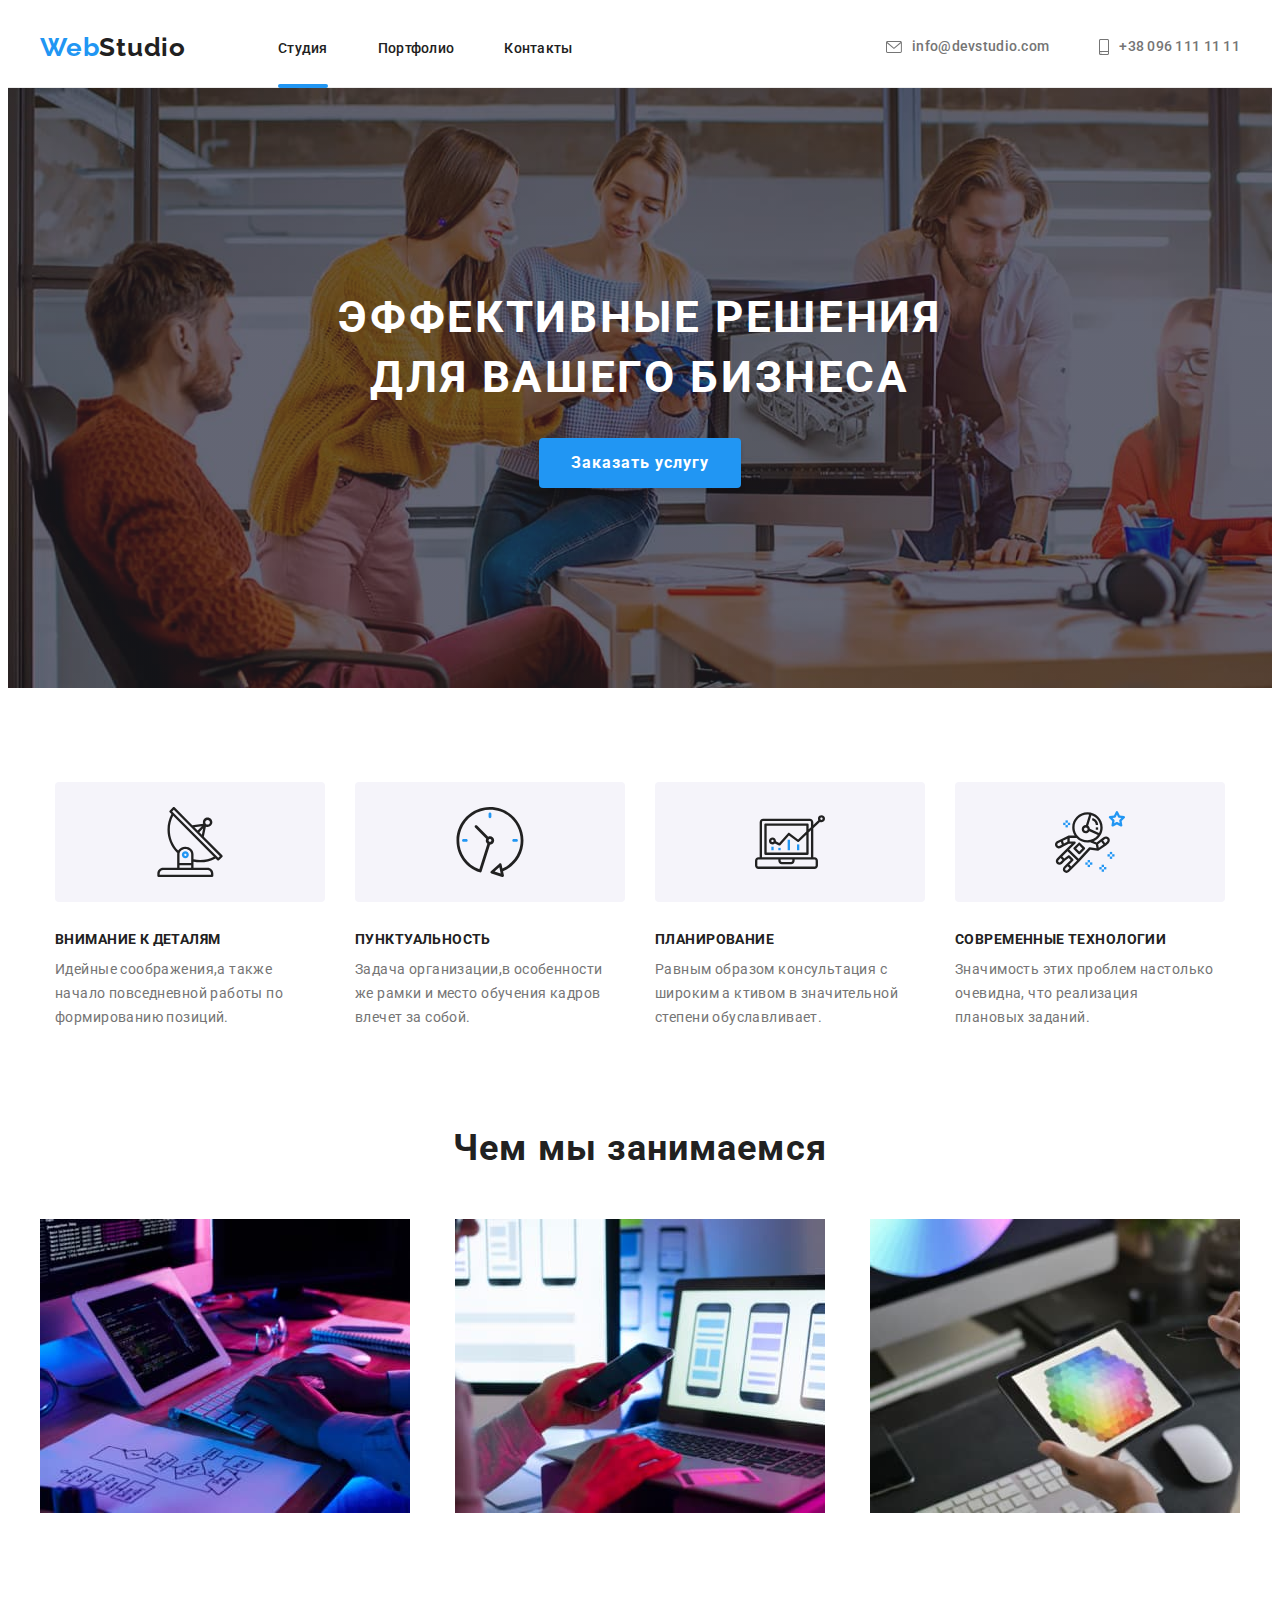
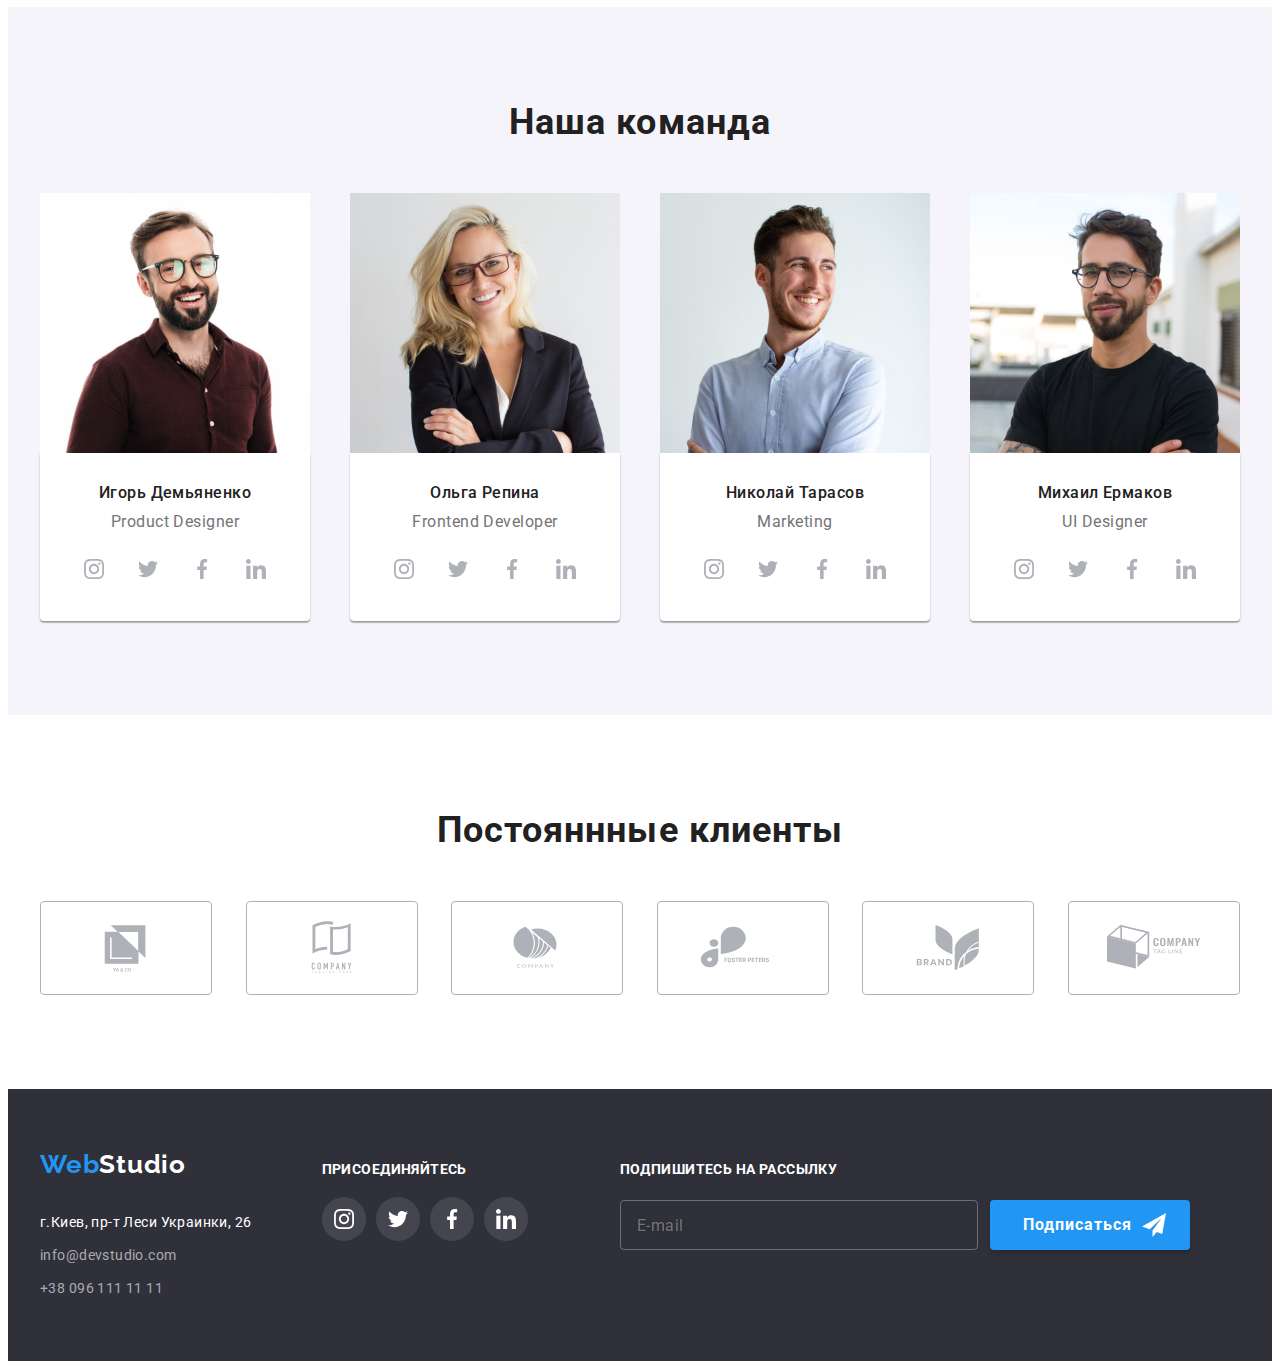
<file: index.html>
<!DOCTYPE html>
<html lang="ru">
  <head>
    <meta charset="UTF-8" />
    <meta http-equiv="X-UA-Compatible" content="IE=edge" />
    <meta name="viewport" content="width=device-width, initial-scale=1.0" />
    <link
      href="https://fonts.googleapis.com/css2?family=Raleway:wght@700&family=Roboto:wght@400;500;700;900&display=swap"
      rel="stylesheet"
    />
    <link
      rel="stylesheet"
      href="https://cdnjs.cloudflare.com/ajax/libs/modern-normalize/1.1.0/modern-normalize.min.css"
      integrity="sha512-wpPYUAdjBVSE4KJnH1VR1HeZfpl1ub8YT/NKx4PuQ5NmX2tKuGu6U/JRp5y+Y8XG2tV+wKQpNHVUX03MfMFn9Q=="
      crossorigin="anonymous"
      referrerpolicy="no-referrer"
    />
    <link href="css/styles.css" rel="stylesheet" />
    <title>Webstudio</title>
  </head>
  <body>
    <header class="header">
      <div class="container header-container">
        <nav class="navigation">
          <a class="logo link" href="index.html"
            >Web<span class="second-logo-color">Studio</span></a
          >
          <ul class="nav-list list">
            <li class="nav-list-item">
              <a class="nav-list-link active link" href="index.html">Студия</a>
            </li>
            <li class="nav-list-item">
              <a class="nav-list-link link" href="portfolio.html">Портфолио</a>
            </li>
            <li class="nav-list-item">
              <a class="nav-list-link link" href="">Контакты</a>
            </li>
          </ul>
        </nav>
        <ul class="list address-link">
          <li class="">
            <a class="contact-mail link" href="mailto:info@devstudio.com">
              <svg class="svg-address" width="16" height="12">
                <use href="./images/sprite.svg#icon-envelope"></use>
              </svg>
              info@devstudio.com
            </a>
          </li>
          <li class="">
            <a class="contact-number link" href="tel:+380961111111">
              <svg class="svg-address" width="10" height="16">
                <use href="./images/sprite.svg#icon-smartphone"></use>
              </svg>
              +38 096 111 11 11
            </a>
          </li>
        </ul>
      </div>
    </header>
    <main class="">
      <section class="hero">
        <div class="container">
          <ul class="list">
            <li class="">
              <h1 class="main-title">ЭФФЕКТИВНЫЕ РЕШЕНИЯ ДЛЯ ВАШЕГО БИЗНЕСА</h1>
            </li>
            <li class="button">
              <button class="button-hero" type="button" data-modal-open>
                Заказать услугу
              </button>
            </li>
          </ul>
        </div>
      </section>
      <section class="section-features">
        <div class="features container">
          <ul class="first-main-list list">
            <li class="first-main-list-item">
              <div class="first-main-list-icon">
                <svg class="first-svg-use">
                  <use href="./images/sprite.svg#icon-antenna"></use>
                </svg>
              </div>
              <h2 class="first-main-list-subtitle">ВНИМАНИЕ К ДЕТАЛЯМ</h2>
              <p class="first-main-list-paragraph">
                Идейные соображения,а также <br />
                начало повседневной работы по <br />
                формированию позиций.
              </p>
            </li>
            <li class="first-main-list-item">
              <div class="first-main-list-icon">
                <svg class="first-svg-use">
                  <use href="./images/sprite.svg#icon-clock"></use>
                </svg>
              </div>
              <h3 class="first-main-list-subtitle">ПУНКТУАЛЬНОСТЬ</h3>
              <p class="first-main-list-paragraph">
                Задача организации,в особенности <br />
                же рамки и место обучения кадров <br />
                влечет за собой.
              </p>
            </li>
            <li class="first-main-list-item">
              <div class="first-main-list-icon">
                <svg class="first-svg-use">
                  <use href="./images/sprite.svg#icon-diagram"></use>
                </svg>
              </div>
              <h3 class="first-main-list-subtitle">ПЛАНИРОВАНИЕ</h3>
              <p class="first-main-list-paragraph">
                Равным образом консультация с <br />
                широким а ктивом в значительной <br />
                степени обуславливает.
              </p>
            </li>
            <li class="first-main-list-item">
              <div class="first-main-list-icon">
                <svg class="first-svg-use">
                  <use href="./images/sprite.svg#icon-astronaut"></use>
                </svg>
              </div>
              <h3 class="first-main-list-subtitle">СОВРЕМЕННЫЕ ТЕХНОЛОГИИ</h3>
              <p class="first-main-list-paragraph">
                Значимость этих проблем настолько <br />
                очевидна, что реализация <br />
                плановых заданий.
              </p>
            </li>
          </ul>
        </div>
      </section>
      <section class="about">
        <div class="container">
          <h2 class="user">Чем мы занимаемся</h2>
          <ul class="list about-list">
            <li class="about-list-item">
              <img
                src="images/img1.jpg"
                alt="Набирает текст"
                width="370"
                height="294"
              />
            </li>
            <li class="about-list-item">
              <img
                src="images/img.jpg"
                alt="Держит телефон"
                width="370"
                height="294"
              />
            </li>
            <li class="about-list-item">
              <img
                src="images/img2.jpg"
                alt="Держит планшет"
                width="370"
                height="294"
              />
            </li>
          </ul>
        </div>
      </section>
      <section class="about-sec">
        <div class="team container">
          <h2 class="user">Наша команда</h2>
          <ul class="second-main-list list">
            <li class="second-main-list-item">
              <img
                src="images/img3.jpg"
                alt="Мужчина с бородой в очках и рубашке"
                width="270"
                height="260"
              />
              <div class="team-content-wrapper">
                <h2 class="second-main-list-subtitle">Игорь Демьяненко</h2>
                <p class="second-main-list-paragraph" lang="en">
                  Product Designer
                </p>
                <div class="social-link-container">
                  <ul class="social-list list">
                    <li class="social-list-item">
                      <a class="social-list-item-link" href="">
                        <svg class="social-list-svg">
                          <use href="./images/sprite.svg#icon-instagram"></use>
                        </svg>
                      </a>
                    </li>
                    <li class="social-list-item">
                      <a class="social-list-item-link" href="">
                        <svg class="social-list-svg">
                          <use href="./images/sprite.svg#icon-twitter"></use>
                        </svg>
                      </a>
                    </li>
                    <li class="social-list-item">
                      <a class="social-list-item-link" href="">
                        <svg class="social-list-svg">
                          <use href="./images/sprite.svg#icon-facebook"></use>
                        </svg>
                      </a>
                    </li>
                    <li class="social-list-item">
                      <a class="social-list-item-link" href="">
                        <svg class="social-list-svg">
                          <use href="./images/sprite.svg#icon-linkedin"></use>
                        </svg>
                      </a>
                    </li>
                  </ul>
                </div>
              </div>
            </li>
            <li class="second-main-list-item">
              <img
                src="images/img4.jpg"
                alt="Женщина в очках"
                width="270"
                height="260"
              />
              <div class="team-content-wrapper">
                <h2 class="second-main-list-subtitle">Ольга Репина</h2>
                <p class="second-main-list-paragraph" lang="en">
                  Frontend Developer
                </p>
                <div class="social-link-container">
                  <ul class="social-list list">
                    <li class="social-list-item">
                      <a class="social-list-item-link" href="">
                        <svg class="social-list-svg">
                          <use href="./images/sprite.svg#icon-instagram"></use>
                        </svg>
                      </a>
                    </li>
                    <li class="social-list-item">
                      <a class="social-list-item-link" href="">
                        <svg class="social-list-svg">
                          <use href="./images/sprite.svg#icon-twitter"></use>
                        </svg>
                      </a>
                    </li>
                    <li class="social-list-item">
                      <a class="social-list-item-link" href="">
                        <svg class="social-list-svg">
                          <use href="./images/sprite.svg#icon-facebook"></use>
                        </svg>
                      </a>
                    </li>
                    <li class="social-list-item">
                      <a class="social-list-item-link" href="">
                        <svg class="social-list-svg">
                          <use href="./images/sprite.svg#icon-linkedin"></use>
                        </svg>
                      </a>
                    </li>
                  </ul>
                </div>
              </div>
            </li>
            <li class="second-main-list-item">
              <img
                src="images/img5.jpg"
                alt="Мужчина в голубой рубашке"
                width="270"
                height="260"
              />
              <div class="team-content-wrapper">
                <h2 class="second-main-list-subtitle">Николай Тарасов</h2>
                <p class="second-main-list-paragraph">Marketing</p>
                <div class="social-link-container">
                  <ul class="social-list list">
                    <li class="social-list-item">
                      <a class="social-list-item-link" href="">
                        <svg class="social-list-svg">
                          <use href="./images/sprite.svg#icon-instagram"></use>
                        </svg>
                      </a>
                    </li>
                    <li class="social-list-item">
                      <a class="social-list-item-link" href="">
                        <svg class="social-list-svg">
                          <use href="./images/sprite.svg#icon-twitter"></use>
                        </svg>
                      </a>
                    </li>
                    <li class="social-list-item">
                      <a class="social-list-item-link" href="">
                        <svg class="social-list-svg">
                          <use href="./images/sprite.svg#icon-facebook"></use>
                        </svg>
                      </a>
                    </li>
                    <li class="social-list-item">
                      <a class="social-list-item-link" href="">
                        <svg class="social-list-svg">
                          <use href="./images/sprite.svg#icon-linkedin"></use>
                        </svg>
                      </a>
                    </li>
                  </ul>
                </div>
              </div>
            </li>
            <li class="second-main-list-item">
              <img
                src="images/img6.jpg"
                alt="Мужчина с бородой в очках и черной футболке"
                width="270"
                height="260"
              />
              <div class="team-content-wrapper">
                <h2 class="second-main-list-subtitle">Михаил Ермаков</h2>
                <p class="second-main-list-paragraph" lang="en">UI Designer</p>
                <div class="social-link-container">
                  <ul class="social-list list">
                    <li class="social-list-item">
                      <a class="social-list-item-link" href="">
                        <svg class="social-list-svg">
                          <use href="./images/sprite.svg#icon-instagram"></use>
                        </svg>
                      </a>
                    </li>
                    <li class="social-list-item">
                      <a class="social-list-item-link" href="">
                        <svg class="social-list-svg">
                          <use href="./images/sprite.svg#icon-twitter"></use>
                        </svg>
                      </a>
                    </li>
                    <li class="social-list-item">
                      <a class="social-list-item-link" href="">
                        <svg class="social-list-svg">
                          <use href="./images/sprite.svg#icon-facebook"></use>
                        </svg>
                      </a>
                    </li>
                    <li class="social-list-item">
                      <a class="social-list-item-link" href="">
                        <svg class="social-list-svg">
                          <use href="./images/sprite.svg#icon-linkedin"></use>
                        </svg>
                      </a>
                    </li>
                  </ul>
                </div>
              </div>
            </li>
          </ul>
        </div>
      </section>
      <section class="clients">
        <div class="clients-wrapper container">
          <h2 class="user">Постояннные клиенты</h2>
          <ul class="clients-list list">
            <li class="clients-list-item">
              <div class="clients-list-svg">
                <a class="svg-link" href="">
                  <svg class="svg-items">
                    <use
                      class="svg-use"
                      href="./images/sprite.svg#icon-yaco"
                    ></use>
                  </svg>
                </a>
              </div>
            </li>

            <li class="clients-list-item">
              <div class="clients-list-svg">
                <a class="svg-link" href="">
                  <svg class="svg-items">
                    <use
                      class="svg-use"
                      href="./images/sprite.svg#icon-taglinehere"
                    ></use>
                  </svg>
                </a>
              </div>
            </li>

            <li class="clients-list-item">
              <div class="clients-list-svg">
                <a class="svg-link" href="">
                  <svg class="svg-items">
                    <use
                      class="svg-use"
                      href="./images/sprite.svg#icon-company"
                    ></use>
                  </svg>
                </a>
              </div>
            </li>

            <li class="clients-list-item">
              <div class="clients-list-svg">
                <a class="svg-link" href="">
                  <svg class="svg-items">
                    <use
                      class="svg-use"
                      href="./images/sprite.svg#icon-fosterpeters"
                    ></use>
                  </svg>
                </a>
              </div>
            </li>

            <li class="clients-list-item">
              <div class="clients-list-svg">
                <a class="svg-link" href="">
                  <svg class="svg-items">
                    <use
                      class="svg-use"
                      href="./images/sprite.svg#icon-brand"
                    ></use>
                  </svg>
                </a>
              </div>
            </li>

            <li class="clients-list-item">
              <div class="clients-list-svg">
                <a class="svg-link" href="">
                  <svg class="svg-items">
                    <use
                      class="svg-use"
                      href="./images/sprite.svg#icon-tagline"
                    ></use>
                  </svg>
                </a>
              </div>
            </li>
          </ul>
        </div>
      </section>
    </main>
    <footer class="section">
      <div class="container footer">
        <ul class="list">
          <li class="">
            <a class="logo link" href="index.html"
              ><p>Web<span class="footer-logo-color">Studio</span></p></a
            >
          </li>
          <li class="footer-list">
            <address class="address">г.Киев, пр-т Леси Украинки, 26</address>
          </li>
          <li class="footer-list">
            <a class="footer-contact-mail link" href="mailto:info@devstudio.com"
              >info@devstudio.com
            </a>
          </li>
          <li class="footer-list">
            <a class="footer-contact-number link" href="tel:+380961111111"
              >+38 096 111 11 11
            </a>
          </li>
        </ul>
        <div class="footer-social-link-container">
          <ul class="list">
            <li>
              <h2 class="footer-subtitle">Присоединяйтесь</h2>
            </li>
            <li>
              <ul class="social-list list">
                <li class="social-list-item">
                  <a class="footer-social-list-item-link" href="">
                    <svg class="footer-social-list-svg">
                      <use href="./images/sprite.svg#icon-instagram"></use>
                    </svg>
                  </a>
                </li>
                <li class="social-list-item">
                  <a class="footer-social-list-item-link" href="">
                    <svg class="footer-social-list-svg">
                      <use href="./images/sprite.svg#icon-twitter"></use>
                    </svg>
                  </a>
                </li>
                <li class="social-list-item">
                  <a class="footer-social-list-item-link" href="">
                    <svg class="footer-social-list-svg">
                      <use href="./images/sprite.svg#icon-facebook"></use>
                    </svg>
                  </a>
                </li>
                <li class="social-list-item">
                  <a class="footer-social-list-item-link" href="">
                    <svg class="footer-social-list-svg">
                      <use href="./images/sprite.svg#icon-linkedin"></use>
                    </svg>
                  </a>
                </li>
              </ul>
            </li>
          </ul>
        </div>
        <div class="subscribe">
          <form class="subscribe-form">
            <b class="subtitle-subscribe-form">Подпишитесь на рассылку</b>
            <label for="subscribe-form-label">
              <input
                class="subscribe-form-input"
                name="mail-send"
                type="text"
                placeholder="E-mail"
                lang="en"
              />
            </label>
            <button type="submit" class="subscribe-btn">
              Подписаться
              <svg class="subscribe-btn-svg">
                <use href="./images/sprite.svg#icon-sendicon"></use>
              </svg>
            </button>
          </form>
        </div>
      </div>
    </footer>
    <div class="backdrop is-hidden" data-modal>
      <div class="modal">
        <button type="button" class="modal-close-btn" data-modal-close>
          <svg class="modal-close-icon" width="11" height="11">
            <use href="./images/sprite.svg#icon-vector"></use>
          </svg>
        </button>
        <div class="">
          <b class="modal-title">Оставьте свои данные, мы вам перезвоним</b>
          <form class="contact-form">
            <label class="contact-form-field">
              Имя
              <div class="contact-form-input-wrapper">
                <input
                  name="user_name"
                  class="contact-form-input"
                  type="text"
                />
                <svg class="contact-form-icon" width="12" height="12">
                  <use href="./images/sprite.svg#icon-name"></use>
                </svg>
              </div>
            </label>
            <label class="contact-form-field">
              Телефон
              <div class="contact-form-input-wrapper">
                <input
                  name="user_phone"
                  class="contact-form-input"
                  type="tel"
                />
                <svg class="contact-form-icon" width="12" height="12">
                  <use href="./images/sprite.svg#icon-tel"></use>
                </svg>
              </div>
            </label>
            <label class="contact-form-field">
              Почта
              <div class="contact-form-input-wrapper">
                <input
                  name="user_mail"
                  class="contact-form-input"
                  type="text"
                />
                <svg class="contact-form-icon" width="12" height="12">
                  <use href="./images/sprite.svg#icon-mail"></use>
                </svg>
              </div>
            </label>
            <label class="contact-form-field">
              Комментарий
              <textarea
                name="user_massage"
                class="contact-form-massage"
                placeholder="Введите текст"
              ></textarea>
            </label>
            <div class="contact-form-checkbox-wrapper">
              <input
                name="accept-policy"
                type="checkbox"
                class="contact-form-checkbox"
                id="policy-checkbox"
              />
              <label for="policy-checkbox" class="contact-form-checkbox-label">
                <svg class="policy-checkbox-svg">
                  <use href="./images/sprite.svg#icon-checkicon"></use>
                </svg>
                Соглашаюсь с рассылкой и принимаю&nbsp;
                <a href="">Условия договора</a>
              </label>
            </div>
            <button type="submit" class="contact-form-submit-btn">
              Отправить
            </button>
          </form>
        </div>
      </div>
    </div>
    <script src="./js/modal.js"></script>
  </body>
</html>
</file>
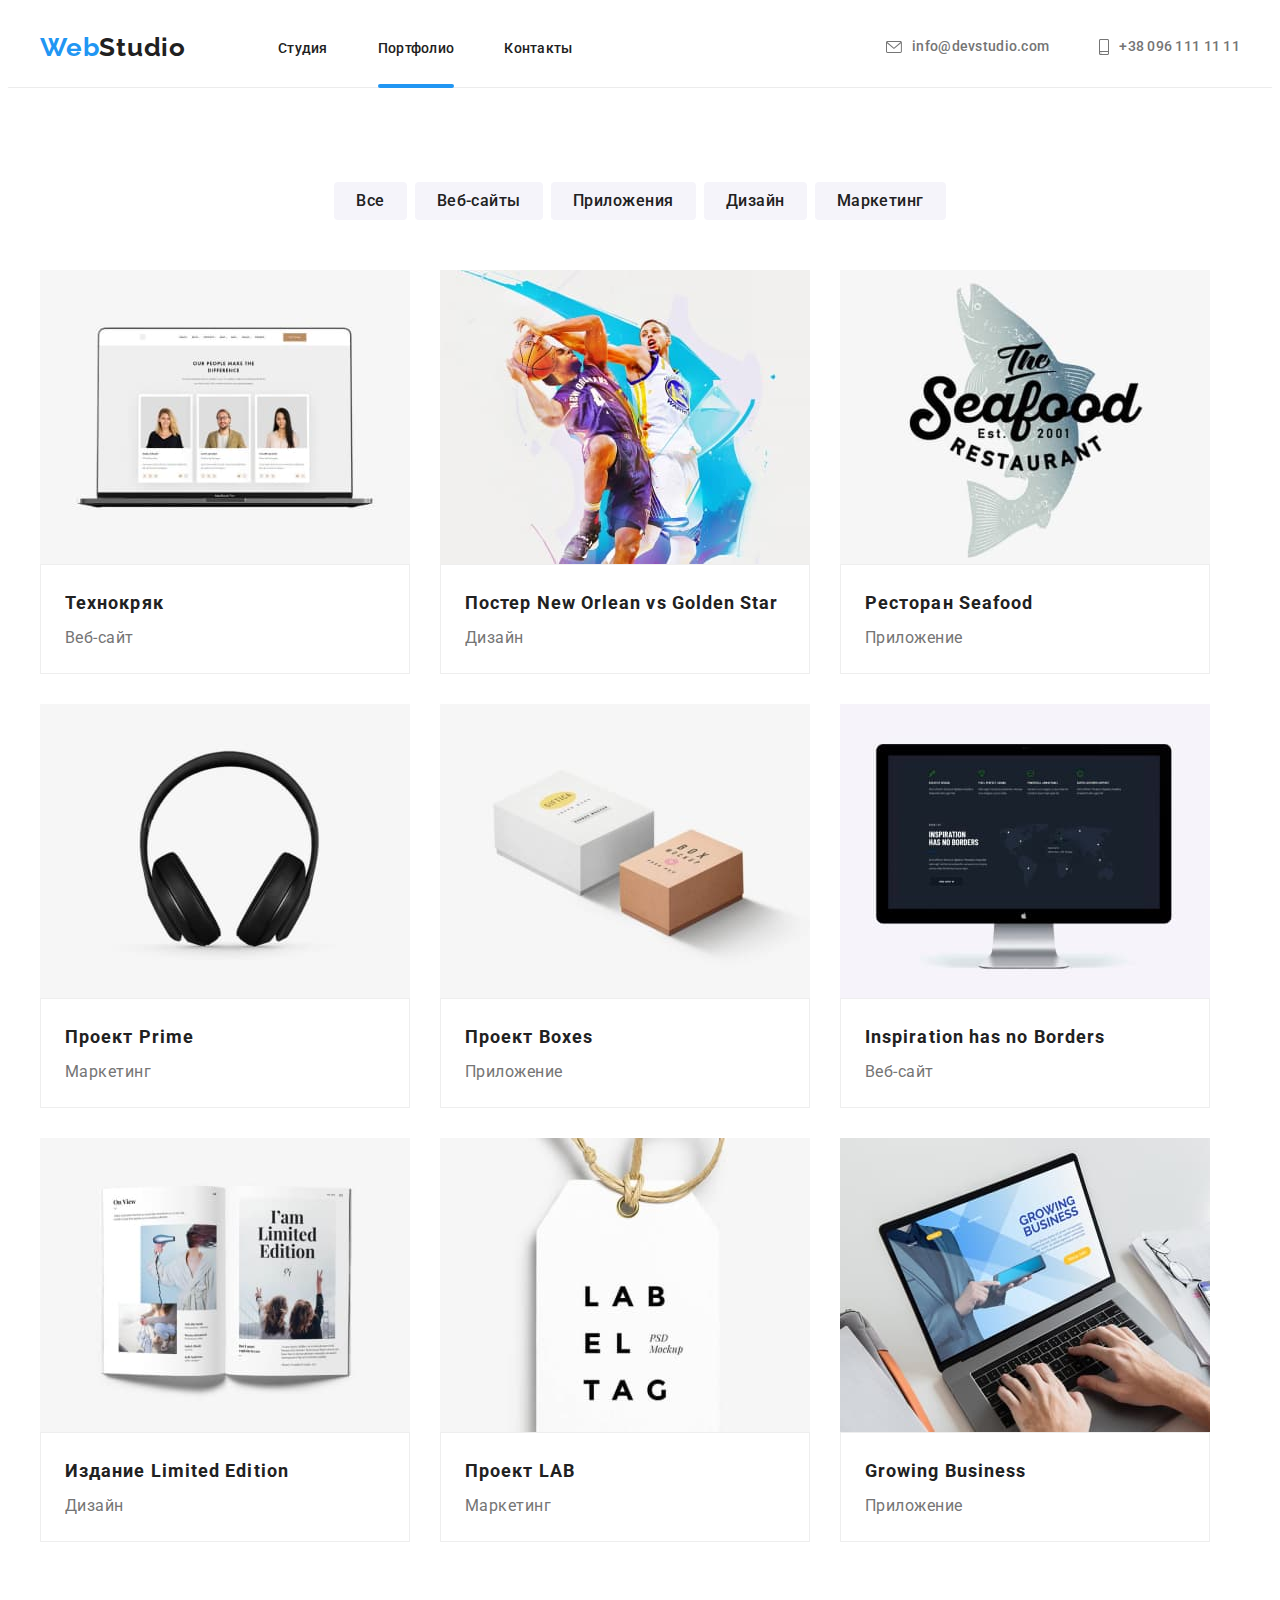
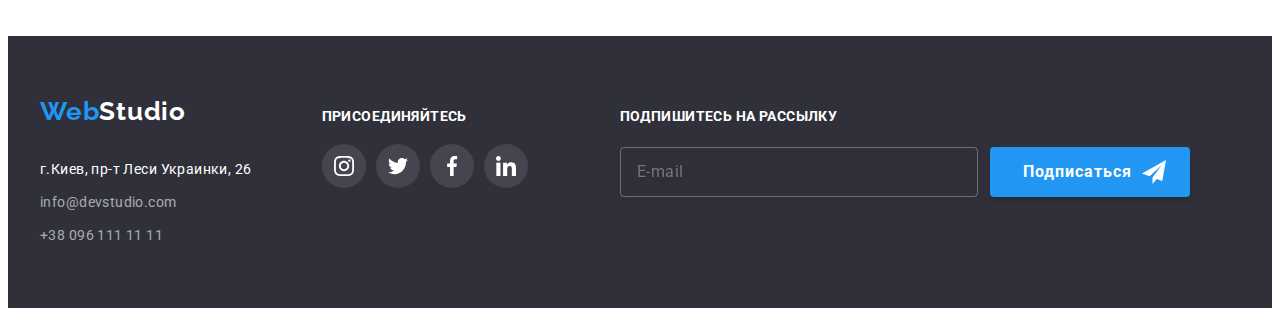
<file: portfolio.html>
<!DOCTYPE html>
<html lang="ru">
  <head>
    <meta charset="UTF-8" />
    <meta http-equiv="X-UA-Compatible" content="IE=edge" />
    <meta name="viewport" content="width=device-width, initial-scale=1.0" />
    <link
      href="https://fonts.googleapis.com/css2?family=Raleway:wght@700&family=Roboto:wght@400;500;700;900&display=swap"
      rel="stylesheet"
    />
    <link
      rel="stylesheet"
      href="https://cdnjs.cloudflare.com/ajax/libs/modern-normalize/1.1.0/modern-normalize.min.css"
      integrity="sha512-wpPYUAdjBVSE4KJnH1VR1HeZfpl1ub8YT/NKx4PuQ5NmX2tKuGu6U/JRp5y+Y8XG2tV+wKQpNHVUX03MfMFn9Q=="
      crossorigin="anonymous"
      referrerpolicy="no-referrer"
    />
    <link href="css/styles.css" rel="stylesheet" />
    <title>Webstudio</title>
  </head>
  <body>
    <header class="header">
      <div class="container header-container">
        <nav class="navigation">
          <a class="logo link" href="index.html"
            >Web<span class="second-logo-color">Studio</span></a
          >
          <ul class="nav-list list">
            <li class="nav-list-item">
              <a class="nav-list-link link" href="index.html">Студия</a>
            </li>
            <li class="nav-list-item">
              <a class="nav-list-link active link" href="portfolio.html"
                >Портфолио</a
              >
            </li>
            <li class="nav-list-item">
              <a class="nav-list-link link" href="">Контакты</a>
            </li>
          </ul>
        </nav>
        <ul class="list address-link">
          <li class="">
            <a class="contact-mail link" href="mailto:info@devstudio.com">
              <svg class="svg-address" width="16" height="12">
                <use href="./images/sprite.svg#icon-envelope"></use>
              </svg>
              info@devstudio.com
            </a>
          </li>
          <li class="">
            <a class="contact-number link" href="tel:+380961111111">
              <svg class="svg-address" width="10" height="16">
                <use href="./images/sprite.svg#icon-smartphone"></use>
              </svg>
              +38 096 111 11 11
            </a>
          </li>
        </ul>
      </div>
    </header>
    <main>
      <section class="main-section">
        <div class="main-button container">
          <ul class="button-list list">
            <li class="button-item">
              <button class="button-list-item" type="button">Все</button>
            </li>
            <li class="button-item">
              <button class="button-list-item" type="button">Веб-сайты</button>
            </li>
            <li class="button-item">
              <button class="button-list-item" type="button">Приложения</button>
            </li>
            <li class="button-item">
              <button class="button-list-item" type="button">Дизайн</button>
            </li>
            <li class="button-item">
              <button class="button-list-item" type="button">Маркетинг</button>
            </li>
          </ul>
        </div>
        <div class="img-container container">
          <ul class="img-list list">
            <li class="img-list-item">
              <a href="#" class="link">
                <div class="img-list-wrapper">
                  <img
                    src="images/technokriak.jpg"
                    alt="ноутбук"
                    width="370"
                    height="294"
                  />
                  <p class="overlay">
                    Технокряк это современная площадка распространения
                    коронавируса. Компании используют эту платформу для
                    цифрового шпионажа и атак на защищённые сервера конкурентов.
                  </p>
                </div>
                <div class="img-wrapper">
                  <h2 class="img-list-subtitle">Технокряк</h2>
                  <p class="img-list-paragraph">Веб-сайт</p>
                </div>
              </a>
            </li>
            <li class="img-list-item">
              <a href="#" class="link">
                <div class="img-list-wrapper">
                  <img
                    src="images/poster.jpg"
                    alt="баскетболисты"
                    width="370"
                    height="294"
                  />
                  <p class="overlay">Постер New Orlean</p>
                </div>
                <div class="img-wrapper">
                  <h2 class="img-list-subtitle">
                    Постер New Orlean vs Golden Star
                  </h2>
                  <p class="img-list-paragraph">Дизайн</p>
                </div>
              </a>
            </li>
            <li class="img-list-item">
              <a href="#" class="link">
                <div class="img-list-wrapper">
                  <img
                    src="images/seafood.jpg"
                    alt="seafood"
                    width="370"
                    height="294"
                  />
                  <p class="overlay">Ресторан Seafood</p>
                </div>
                <div class="img-wrapper">
                  <h2 class="img-list-subtitle">Ресторан Seafood</h2>
                  <p class="img-list-paragraph">Приложение</p>
                </div>
              </a>
            </li>
            <li class="img-list-item">
              <a href="#" class="link">
                <div class="img-list-wrapper">
                  <img
                    src="images/prime.jpg"
                    alt="наушники"
                    width="370"
                    height="294"
                  />
                  <p class="overlay">Проект Prime</p>
                </div>
                <div class="img-wrapper">
                  <h2 class="img-list-subtitle">Проект Prime</h2>
                  <p class="img-list-paragraph">Маркетинг</p>
                </div>
              </a>
            </li>
            <li class="img-list-item">
              <a href="#" class="link">
                <div class="img-list-wrapper">
                  <img
                    src="images/boxes.jpg"
                    alt="коробки"
                    width="370"
                    height="294"
                  />
                  <p class="overlay">Проект Boxes</p>
                </div>
                <div class="img-wrapper">
                  <h2 class="img-list-subtitle">Проект Boxes</h2>
                  <p class="img-list-paragraph">Приложение</p>
                </div>
              </a>
            </li>
            <li class="img-list-item">
              <a href="#/" class="link">
                <div class="img-list-wrapper">
                  <img
                    src="images/borders.jpg"
                    alt="монитор"
                    width="370"
                    height="294"
                  />
                  <p class="overlay">Inspiration has no Borders</p>
                </div>
                <div class="img-wrapper">
                  <h2 class="img-list-subtitle">Inspiration has no Borders</h2>
                  <p class="img-list-paragraph">Веб-сайт</p>
                </div>
              </a>
            </li>
            <li class="img-list-item">
              <a href="#" class="link">
                <div class="img-list-wrapper">
                  <img
                    src="images/lim_edition.jpg"
                    alt="книга"
                    width="370"
                    height="294"
                  />
                  <p class="overlay">Издание Limited Edition</p>
                </div>
                <div class="img-wrapper">
                  <h2 class="img-list-subtitle">Издание Limited Edition</h2>
                  <p class="img-list-paragraph">Дизайн</p>
                </div>
              </a>
            </li>
            <li class="img-list-item">
              <a href="#" class="link">
                <div class="img-list-wrapper">
                  <img
                    src="images/lab.jpg"
                    alt="бирка"
                    width="370"
                    height="294"
                  />
                  <p class="overlay">Проект LAB</p>
                </div>
                <div class="img-wrapper">
                  <h2 class="img-list-subtitle">Проект LAB</h2>
                  <p class="img-list-paragraph">Маркетинг</p>
                </div>
              </a>
            </li>
            <li class="img-list-item">
              <a href="#" class="link">
                <div class="img-list-wrapper">
                  <img
                    src="images/business.jpg"
                    alt="печатает на ноутбуке"
                    width="370"
                    height="294"
                  />
                  <p class="overlay">Growing Business</p>
                </div>
                <div class="img-wrapper">
                  <h2 class="img-list-subtitle">Growing Business</h2>
                  <p class="img-list-paragraph">Приложение</p>
                </div>
              </a>
            </li>
          </ul>
        </div>
      </section>
    </main>
    <footer class="footer section">
      <div class="container footer">
        <ul class="list">
          <li class="">
            <a class="logo link" href="index.html"
              ><p>Web<span class="footer-logo-color">Studio</span></p></a
            >
          </li>
          <li class="footer-list">
            <address class="address">г.Киев, пр-т Леси Украинки, 26</address>
          </li>
          <li class="footer-list">
            <a class="footer-contact-mail link" href="mailto:info@devstudio.com"
              >info@devstudio.com
            </a>
          </li>
          <li class="footer-list">
            <a class="footer-contact-number link" href="tel:+380961111111"
              >+38 096 111 11 11
            </a>
          </li>
        </ul>
        <div class="footer-social-link-container">
          <ul class="list">
            <li>
              <h2 class="footer-subtitle">Присоединяйтесь</h2>
            </li>
            <li>
              <ul class="social-list list">
                <li class="social-list-item">
                  <a class="footer-social-list-item-link" href="">
                    <svg class="footer-social-list-svg">
                      <use href="./images/sprite.svg#icon-instagram"></use>
                    </svg>
                  </a>
                </li>
                <li class="social-list-item">
                  <a class="footer-social-list-item-link" href="">
                    <svg class="footer-social-list-svg">
                      <use href="./images/sprite.svg#icon-twitter"></use>
                    </svg>
                  </a>
                </li>
                <li class="social-list-item">
                  <a class="footer-social-list-item-link" href="">
                    <svg class="footer-social-list-svg">
                      <use href="./images/sprite.svg#icon-facebook"></use>
                    </svg>
                  </a>
                </li>
                <li class="social-list-item">
                  <a class="footer-social-list-item-link" href="">
                    <svg class="footer-social-list-svg">
                      <use href="./images/sprite.svg#icon-linkedin"></use>
                    </svg>
                  </a>
                </li>
              </ul>
            </li>
          </ul>
        </div>
        <div class="subscribe">
          <form class="subscribe-form">
            <b class="subtitle-subscribe-form">Подпишитесь на рассылку</b>
            <label for="subscribe-form-label">
              <input
                class="subscribe-form-input"
                name="mail-send"
                type="text"
                placeholder="E-mail"
                lang="en"
              />
            </label>
            <button type="submit" class="subscribe-btn">
              Подписаться
              <svg class="subscribe-btn-svg">
                <use href="./images/sprite.svg#icon-sendicon"></use>
              </svg>
            </button>
          </form>
        </div>
      </div>
    </footer>
  </body>
</html>
</file>
<file: css/styles.css>
:root {
  --hover-focus-color: #2196f3;
  --textcolor-link-button: #212121;
}
h1,
h2,
h3,
h4,
h5,
h6,
p {
  margin-top: 0;
  margin-bottom: 0;
}
ul {
  margin-top: 0;
  margin-bottom: 0;
  padding-left: 0;
}
img {
  display: block;
}
body {
  font-family: "Roboto", sans-serif;
  background: #ffffff;
}
.link {
  text-decoration: none;
}
.list {
  list-style: none;
}
.logo {
  margin-right: 92px;
  font-family: "Raleway", sans-serif;
  font-style: normal;
  font-weight: bold;
  font-size: 26px;
  line-height: 1.19;
  letter-spacing: 0.03em;
  color: var(--hover-focus-color);
}
.container {
  width: 1200px;
  padding-right: 15px;
  padding-left: 15px;
  margin-right: auto;
  margin-left: auto;
}
.header {
  padding-top: 24px;
  padding-bottom: 24px;
  border-bottom: 1px solid #ececec;
}
.header-container {
  display: flex;
  align-items: center;
}
.navigation {
  display: flex;
  align-items: center;
}
.nav-list {
  display: flex;
  align-items: center;
}
.address-link {
  margin-left: auto;
  display: flex;
  align-items: center;
}
.nav-list-link {
  font-family: "Roboto", sans-serif;
  font-style: normal;
  font-weight: 500;
  font-size: 14px;
  line-height: 1.14;
  letter-spacing: 0.02em;
  color: var(--textcolor-link-button);
  transition: 250ms cubic-bezier(0.4, 0, 0.2, 1);
}
.nav-list-item {
  position: relative;
}
.active::after {
  position: absolute;
  display: block;
  height: 4px;
  width: 100%;
  border-radius: 2px;
  background: #2196f3;
  content: "";
  bottom: -31px;
}
.nav-list-link:hover,
.nav-list-link:focus {
  color: var(--hover-focus-color);
}
.nav-list-item:not(:last-child) {
  margin-right: 50px;
}
.contact-mail {
  display: flex;
  font-family: "Roboto", sans-serif;
  font-style: normal;
  font-weight: 500;
  font-size: 14px;
  line-height: 1.14;
  letter-spacing: 0.02em;
  color: #757575;
  align-items: center;
  transition: 250ms cubic-bezier(0.4, 0, 0.2, 1);
}
.contact-mail:hover,
.contact-mail:focus {
  color: var(--hover-focus-color);
}
.contact-number {
  display: flex;
  margin-left: 50px;
  font-family: "Roboto", sans-serif;
  font-style: normal;
  font-weight: 500;
  font-size: 14px;
  line-height: 1.14;
  letter-spacing: 0.02em;
  color: #757575;
  transition: 250ms cubic-bezier(0.4, 0, 0.2, 1);
}
.svg-address {
  fill: #757575;
  margin-right: 10px;
  transition: 250ms cubic-bezier(0.4, 0, 0.2, 1);
}
.contact-number:hover,
.contact-number:focus {
  color: var(--hover-focus-color);
}
.contact-number:hover .svg-address,
.contact-number:focus .svg-address {
  fill: var(--hover-focus-color);
}
.contact-mail:hover .svg-address,
.contact-mail:focus .svg-address {
  fill: var(--hover-focus-color);
}
.button-list-item {
  font-family: "Roboto", sans-serif;
  font-style: normal;
  font-weight: 500;
  font-size: 16px;
  line-height: 1.62;
  /* identical to box height, or 162% */
  text-align: center;
  letter-spacing: 0.03em;
  color: var(--textcolor-link-button);
  background: #f5f4fa;
  border-radius: 4px;
  border: 0px;
  padding-top: 6px;
  padding-bottom: 6px;
  padding-right: 22px;
  padding-left: 22px;
}
.button-item:not(:last-child) {
  margin-right: 8px;
}
.button-list {
  display: flex;
}
.button-list-item:active,
.button-list-item:hover,
.button-list-item:focus {
  color: #ffffff;
  background: var(--hover-focus-color);
  /* shadow-middle: */
  box-shadow: 0px 3px 1px rgba(0, 0, 0, 0.1), 0px 1px 2px rgba(0, 0, 0, 0.08),
    0px 2px 2px rgba(0, 0, 0, 0.12);
  border-radius: 4px;
  border: 0px;
  cursor: pointer;
  transition: 250ms cubic-bezier(0.4, 0, 0.2, 1);
}
.main-title {
  font-family: "Roboto", sans-serif;
  font-style: normal;
  font-weight: 700;
  font-size: 44px;
  line-height: 1.36;
  /* or 136% */
  text-align: center;
  letter-spacing: 0.06em;
  text-transform: uppercase;
  color: #ffffff;
  width: 696px;
  height: 120px;
  margin-left: auto;
  margin-right: auto;
  margin-top: 200px;
  margin-bottom: 30px;
}
.hero {
  background-image: linear-gradient(
      rgba(47, 48, 58, 0.4),
      rgba(47, 48, 58, 0.4)
    ),
    url(../images/hero_img.jpg);
  text-align: center;
  display: flex;
  background-size: cover;
  background-color: #2f303a;
}
/* .button {
  width: 200px;
  height: 50px;
  margin-top: 30px;
  margin-bottom: 200px;
  margin-left: auto;
  margin-right: auto;
} */
.button-hero {
  font-family: "Roboto", sans-serif;
  font-style: normal;
  font-weight: bold;
  font-size: 16px;
  line-height: 1.87;
  /* identical to box height, or 187% */
  display: flex;
  padding-top: 10px;
  padding-bottom: 10px;
  padding-right: 32px;
  padding-left: 32px;
  box-shadow: 0px 4px 4px rgba(0, 0, 0, 0.15);
  border: #2196f3;
  align-items: center;
  text-align: center;
  letter-spacing: 0.06em;
  color: #ffffff;
  border-radius: 4px;
  background: #2196f3;
  cursor: pointer;
  margin-right: auto;
  margin-left: auto;
  margin-bottom: 200px;
}
.button-hero:hover,
.button-hero:focus {
  background: #188ce8;
  box-shadow: 0px 4px 4px rgba(0, 0, 0, 0.15);
  border-radius: 4px;
  transition: 250ms cubic-bezier(0.4, 0, 0.2, 1);
}
.section-features {
  padding-top: 94px;
  padding-bottom: 47px;
}
.features {
  min-height: 251px;
}
.first-svg-use {
  width: 70px;
  height: 70px;
}
.first-main-list-icon {
  display: flex;
  width: 270px;
  height: 120px;
  justify-content: center;
  align-items: center;
  background: #f5f4fa;
  border-radius: 4px;
}
.first-main-list {
  justify-content: center;
  display: flex;
  align-items: center;
}
.first-main-list-item:not(:last-child) {
  margin-right: 30px;
}
.first-main-list-item {
  width: 270px;
  height: 100px;
}
.first-main-list-subtitle {
  font-family: "Roboto", sans-serif;
  font-style: normal;
  font-weight: bold;
  font-size: 14px;
  line-height: 1.14;
  letter-spacing: 0.03em;
  text-transform: uppercase;
  color: var(--textcolor-link-button);
  padding-bottom: 10px;
  padding-top: 30px;
}
.first-main-list-paragraph {
  font-family: "Roboto", sans-serif;
  font-style: normal;
  font-weight: normal;
  font-size: 14px;
  line-height: 1.71;
  /* or 171% */
  letter-spacing: 0.03em;
  color: #757575;
}
.about-sec {
  background: #f5f4fa;
  padding-top: 94px;
}
.about {
  padding-top: 47px;
  padding-bottom: 94px;
}
.about-list {
  display: flex;
  flex-wrap: wrap;
  justify-content: space-between;
}
.second-main-list {
  display: flex;
  flex-wrap: wrap;
  justify-content: space-between;
  padding-bottom: 94px;
}
.user {
  font-family: "Roboto", sans-serif;
  font-style: normal;
  font-weight: bold;
  font-size: 36px;
  line-height: 1.17;
  text-align: center;
  letter-spacing: 0.03em;
  color: var(--textcolor-link-button);
  margin-bottom: 50px;
}
.second-main-list-item {
  width: 270px;
  height: 428px;
}
.social-link-container {
  display: flex;
  justify-content: center;
  margin-top: 16px;
}
.social-list {
  display: flex;
  width: 206px;
  height: 44px;
  justify-content: space-between;
}
.social-list-item {
}
.social-list-svg {
  width: 20px;
  height: 20px;
  fill: #afb1b8;
}
.social-list-item-link {
  display: flex;
  width: 44px;
  height: 44px;
  border-radius: 50%;
  align-items: center;
  justify-content: center;
}
.social-list-item-link:hover,
.social-list-item-link:focus {
  background-color: var(--hover-focus-color);
  transition: 250ms cubic-bezier(0.4, 0, 0.2, 1);
}
.social-list-item-link:hover .social-list-svg,
.social-list-item-link:focus .social-list-svg {
  fill: #ffffff;
  transition: 250ms cubic-bezier(0.4, 0, 0.2, 1);
}
.team-content-wrapper {
  padding-top: 30px;
  padding-bottom: 30px;
  background: #ffffff;
  /* material shadow v1 */

  box-shadow: 0px 1px 3px rgba(0, 0, 0, 0.12), 0px 1px 1px rgba(0, 0, 0, 0.14),
    0px 2px 1px rgba(0, 0, 0, 0.2);
  border-radius: 0px 0px 4px 4px;
}
.second-main-list-subtitle {
  font-family: "Roboto", sans-serif;
  font-style: normal;
  font-weight: 500;
  font-size: 16px;
  line-height: 1.19;
  /* identical to box height */
  text-align: center;
  letter-spacing: 0.03em;
  color: var(--textcolor-link-button);
  padding-bottom: 10px;
}
.second-main-list-paragraph {
  font-family: "Roboto", sans-serif;
  font-style: normal;
  font-weight: normal;
  font-size: 16px;
  line-height: 19px;
  /* identical to box height */
  text-align: center;
  letter-spacing: 0.03em;
  color: #757575;
}
/* .footer {
} */
.section {
  padding-top: 60px;
  padding-bottom: 60px;
}
.address {
  font-family: "Roboto", sans-serif;
  font-style: normal;
  font-weight: normal;
  font-size: 14px;
  line-height: 1.71;
  /* or 171% */
  letter-spacing: 0.03em;
}
.footer-social-list-svg {
  width: 20px;
  height: 20px;
  fill: #ffffff;
}
.footer-social-list-item-link {
  display: flex;
  width: 44px;
  height: 44px;
  border-radius: 50%;
  align-items: center;
  justify-content: center;
  background: rgba(255, 255, 255, 0.1);
}
.footer-social-list-item-link:hover,
.footer-social-list-item-link:focus {
  background-color: var(--hover-focus-color);
  transition: 250ms cubic-bezier(0.4, 0, 0.2, 1);
}
.footer {
  display: flex;
}
.footer-social-link-container {
  display: flex;
  justify-content: center;
  margin-top: 12px;
  margin-left: 70px;
}
.footer-subtitle {
  font-family: Roboto;
  font-style: normal;
  font-weight: bold;
  font-size: 14px;
  line-height: 16px;
  letter-spacing: 0.03em;
  text-transform: uppercase;
  color: #ffffff;
  margin-bottom: 20px;
}
.footer-list:not(:last-child) {
  margin-bottom: 9px;
}
.footer-contact-mail {
  font-family: "Roboto", sans-serif;
  font-style: normal;
  font-weight: normal;
  font-size: 14px;
  line-height: 1.71;
  /* or 171% */
  letter-spacing: 0.03em;
  color: rgba(255, 255, 255, 0.6);
}
.footer-contact-number {
  font-family: "Roboto", sans-serif;
  font-style: normal;
  font-weight: normal;
  font-size: 14px;
  line-height: 1.71;
  /* or 171% */
  letter-spacing: 0.03em;
  color: rgba(255, 255, 255, 0.6);
}
.img-wrapper {
  padding-top: 20px;
  padding-bottom: 20px;
  padding-left: 24px;
  padding-right: 24px;
  border: 1px solid #eeeeee;
}
.main-section {
  padding-top: 94px;
  padding-bottom: 64px;
}
.img-list {
  display: flex;
  flex-wrap: wrap;
  margin-top: 50px;
}
.img-list-item {
  align-items: center;
  width: 370px;
  height: 404px;
}
.img-list-item:not(:nth-child(3n)) {
  margin-right: 30px;
  margin-bottom: 30px;
}
.img-list-item:hover,
.img-list-item:focus {
  box-shadow: 0px 1px 1px rgba(0, 0, 0, 0.12), 0px 4px 4px rgba(0, 0, 0, 0.06),
    1px 4px 6px rgba(0, 0, 0, 0.16);
  transition: 250ms cubic-bezier(0.4, 0, 0.2, 1);
}
.img-list-subtitle {
  font-family: "Roboto", sans-serif;
  font-style: normal;
  font-weight: bold;
  font-size: 18px;
  line-height: 2;
  /* identical to box height, or 200% */
  letter-spacing: 0.06em;
  color: #212121;
  width: 322px;
  height: 36px;
  margin-bottom: 2px;
}
.img-list-paragraph {
  font-family: "Roboto", sans-serif;
  font-style: normal;
  font-weight: normal;
  font-size: 16px;
  line-height: 1.87;
  /* identical to box height, or 187% */
  letter-spacing: 0.03em;
  color: #757575;
  width: 322px;
  height: 30px;
}
.second-logo-color {
  color: var(--textcolor-link-button);
}

.footer-logo-color {
  color: #ffffff;
}
.section {
  background-color: #2f303a;
}
.address {
  color: #ffffff;
}
.clients {
  display: flex;
  padding-top: 94px;
  padding-bottom: 94px;
}
.clients-list {
  display: flex;
  justify-content: space-between;
}
.clients-list-item {
  display: flex;
  align-items: center;
  justify-content: center;
}
.clients-list-svg {
  display: flex;
  min-width: 170px;
  min-height: 92px;
  border: 1px solid #afb1b8;
  border-radius: 4px;
}
.svg-link:hover .svg-items,
.svg-link:focus .svg-items {
  fill: #2196f3;
  transition: 250ms cubic-bezier(0.4, 0, 0.2, 1);
}
.clients-list-svg:hover,
.clients-list-svg:focus {
  border-color: #2196f3;
  transition: 250ms cubic-bezier(0.4, 0, 0.2, 1);
}
.svg-link {
  display: flex;
  width: 170px;
  height: 92px;
  align-items: center;
  justify-content: center;
}
.svg-items {
  display: flex;
  width: 106px;
  height: 60px;
  fill: #afb1b8;
}
.svg-use {
  display: flex;
  max-width: 40px;
  max-height: 46px;
}

/* <<------ portfolio */

.main-button {
  display: flex;
  justify-content: center;
  /* margin-bottom: 20px; */
}
.clients-list-svg {
  width: 106px;
  height: 60px;
}
.img-list-wrapper {
  position: relative;
  display: flex;
  overflow: hidden;
}
.overlay {
  position: absolute;
  font-family: "Roboto", sans-serif;
  font-style: normal;
  font-weight: 400;
  font-size: 18px;
  line-height: 1.56;
  letter-spacing: 0.03em;
  width: 100%;
  height: 100%;
  padding: 63px 24px;
  overflow: auto;
  background: rgba(33, 150, 243, 0.9);
  color: #ffffff;
  transform: translateY(100%);
}
.img-list-item:hover .overlay,
.img-list-item:focus .overlay {
  transform: translateY(0%);
  transition: 250ms cubic-bezier(0.4, 0, 0.2, 1);
}
.backdrop {
  position: fixed;
  top: 0;
  left: 0;
  width: 100vw;
  height: 100vw;
  background-color: rgba(0, 0, 0, 0.2);
  transition: 250ms cubic-bezier(0.4, 0, 0.2, 1);

}
.backdrop.is-hidden {
  opacity: 0;
  visibility: hidden;
  pointer-events: none;
}
.modal {
  position: absolute;
  top: 50%;
  left: 50%;
  padding: 40px;
  transform: translate(-52%,-125%);
  width: 528px;
  height: 580px;
  background-color: rgb(255, 255, 255);
  border-radius: 4px;
}
.modal-close-btn {
  position: absolute;
  top: 8px;
  padding: 0;
  display: flex;
  justify-content: center;
  align-items: center;
  right: 8px;
  width: 30px;
  height: 30px;
  background: #FFFFFF;
  border: 1px solid rgba(0, 0, 0, 0.1);
  box-sizing: border-box;
  border-radius: 50%;
  cursor: pointer;
  transition: 250ms cubic-bezier(0.4, 0, 0.2, 1);
}
.modal-close-btn:hover,
.modal-close-btn:focus {
  fill: #2196f3;
}
.contact-form {
  padding-top: 12px;
}
.contact-form-field {
  font-family: 'Roboto', sans-serif;
  font-style: normal;
  font-weight: 400;
  font-size: 12px;
  line-height: 1.16;
  letter-spacing: 0.01em;
  color: #757575;
}
.contact-form-massage {
  border-radius: 4px;
  width: 100%;
  height: 120px;
  resize: none;
  padding: 12px 16px;
  margin-top: 4px;
  font-family: 'Roboto', sans-serif;
  font-style: normal;
  font-weight: 400;
  font-size: 14px;
  line-height: 1.14;
  letter-spacing: 0.01em;
  border: 1px solid rgba(33, 33, 33, 0.2);
  transition: 250ms cubic-bezier(0.4, 0, 0.2, 1);
  cursor: pointer;
}
.contact-form-massage:hover,
.contact-form-massage:focus {
  outline: #2196f3;
  border-color: #2196f3;
}
.contact-form-massage::placeholder {
  color: rgba(117, 117, 117, 0.5);
}
.contact-form-input {
  display: block;
  width: 100%;
  height: 40px;
  border: 1px solid rgba(33, 33, 33, 0.2);
  border-radius: 4px;
  padding-left: 42px;
  margin-top: 4px;
  margin-bottom: 10px;
  transition: 250ms cubic-bezier(0.4, 0, 0.2, 1);
  cursor: pointer;
}
.contact-form-input:hover,
.contact-form-input:focus {
  outline: #2196f3;
  border-color: #2196f3;
}
.contact-form-input:hover + .contact-form-icon,
.contact-form-input:focus + .contact-form-icon {
  fill: #2196f3;
}
.modal-title {
  font-family: 'Roboto', sans-serif;
  font-style: normal;
  font-weight: 700;
  font-size: 20px;
  line-height: 1.15;
  text-align: center;
  letter-spacing: 0.03em;
  color: #212121;
}
.contact-form-checkbox-wrapper {
  margin-top: 15px;
  width: 432px;
  margin-left: auto;
  margin-right: auto;
  justify-content: center;
  font-family: 'Roboto', sans-serif;
  font-style: normal;
  font-weight: 400;
  font-size: 14px;
  line-height: 1.71;
  letter-spacing: 0.03em;
  color: #757575;
}
.contact-form-input-wrapper {
  position: relative;
}
.contact-form-icon {
  position: absolute;
  top: 50%;
  left: 15px;
  transform: translateY(-50%);
  width: 12px;
  height: 12px;
  transition: 250ms cubic-bezier(0.4, 0, 0.2, 1);
}
.contact-form-submit-btn {
  display: flex;
  font-family: 'Roboto', sans-serif;
  font-style: normal;
  font-weight: 700;
  font-size: 16px;
  line-height: 1.87;
  align-items: center;
  justify-content: center;
  letter-spacing: 0.06em;
  color: #FFFFFF;
  background: var(--hover-focus-color);
  box-shadow: 0px 4px 4px rgba(0, 0, 0, 0.15);
  border-radius: 4px;
  border: #2196f3;
  width: 200px;
  height: 50px;
  margin-top: 20px;
  margin-left: auto;
  margin-right: auto;
  cursor: pointer;
}
.contact-form-submit-btn:hover {
  background: #188CE8;
}
.contact-form-checkbox-label {
  display: flex;
  align-items: center;
}
.contact-form-checkbox-label::before {
  display: inline-block;
  width: 16px;
  height: 15px;
  border: 1px solid #212121;
  content: '';
  border-radius: 2px;
  margin-right: 7px;
  transform: translateY(-2px);
  transition: 250ms cubic-bezier(0.4, 0, 0.2, 1);
}
.contact-form-checkbox {
  position: absolute;
  opacity: 0;
  visibility: hidden;
  pointer-events: none;
}
.policy-checkbox-svg {
  position: absolute;
  transform: translate(3px, -1px);
  width: 11px;
  height: 8px;
  fill: #ffffff;
}
.contact-form-checkbox:checked + .contact-form-checkbox-label::before {
  background-color: #2196f3;
  border: #2196f3;
}
.subscribe {
  display: flex;
  margin-left: 92px;
  min-width: 570px;
  min-height: 86px;
  align-items: center;
  justify-content: center;
}
.subscribe-form-input {
  width: 358px;
  height: 50px;
  border: 1px solid rgba(255, 255, 255, 0.3);
  box-sizing: border-box;
  filter: drop-shadow(0px 4px 4px rgba(0, 0, 0, 0.15));
  border-radius: 4px;
  background: transparent;
  color: #ffffff;
  outline: none;
  padding-left: 16px;
  margin-right: 12px;
  font-family: 'Roboto', sans-serif;
  font-style: normal;
  font-weight: 400;
  font-size: 16px;
  line-height: 1.25;
  letter-spacing: 0.03em;
}
.subscribe-btn {
  display: flex;
  align-items: center;
  justify-content: center;
  position: relative;
  width: 200px;
  height: 50px;
  background: #2196F3;
  box-shadow: 0px 4px 4px rgba(0, 0, 0, 0.15);
  border: #2196f3;
  border-radius: 4px;
  font-family: 'Roboto', sans-serif;
  font-style: normal;
  font-weight: 700;
  font-size: 16px;
  line-height: 1.88;
  letter-spacing: 0.06em;
  color: #FFFFFF;
}
.subscribe-btn-svg {
  transform: translate(10px);
  width: 24px;
  height: 24px;
  fill: #ffffff;
}
.subtitle-subscribe-form {
  position: absolute;
  font-family: 'Roboto',sans-serif;
  font-style: normal;
  font-weight: 700;
  font-size: 14px;
  line-height: 1.14;
  letter-spacing: 0.03em;
  text-transform: uppercase;
  color: #FFFFFF;
  transform: translateY(-38px);
}
.subscribe-form-label {
}
.subscribe-form {
  display: flex;
}
</file>
